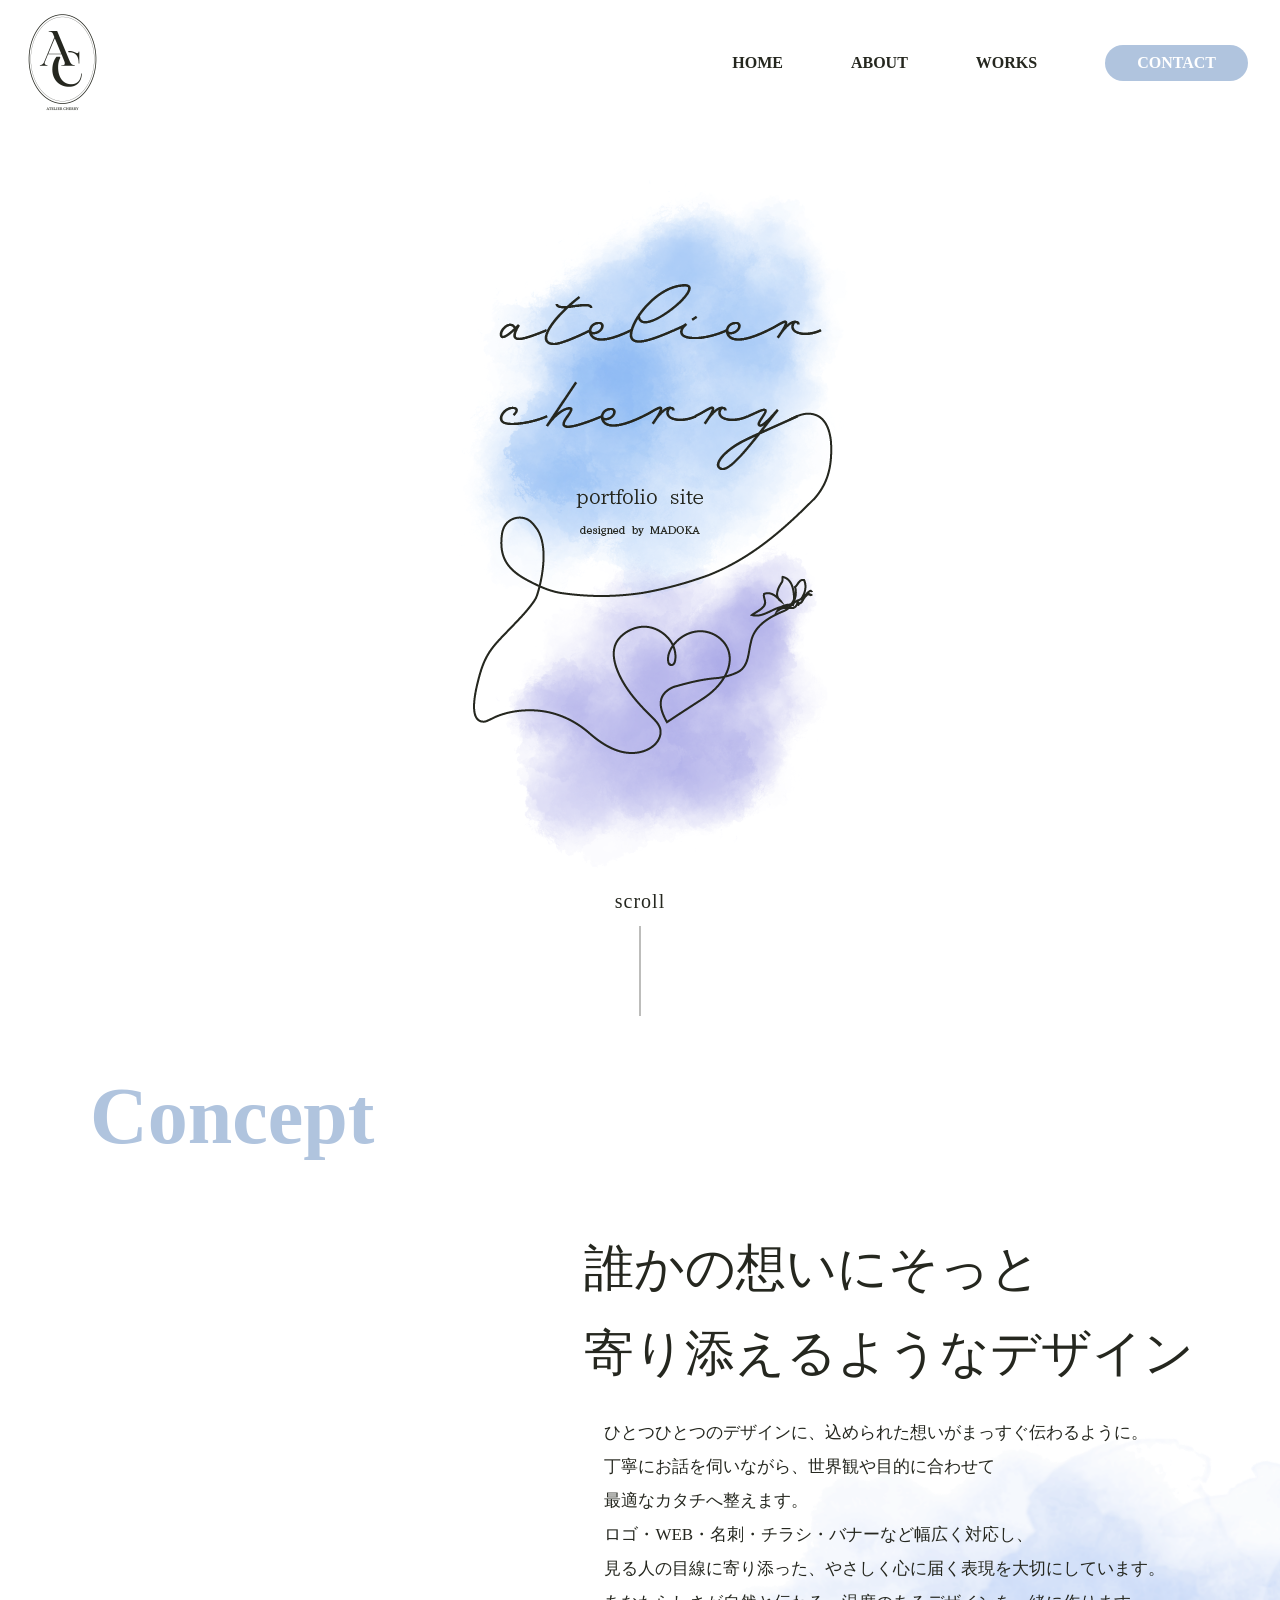
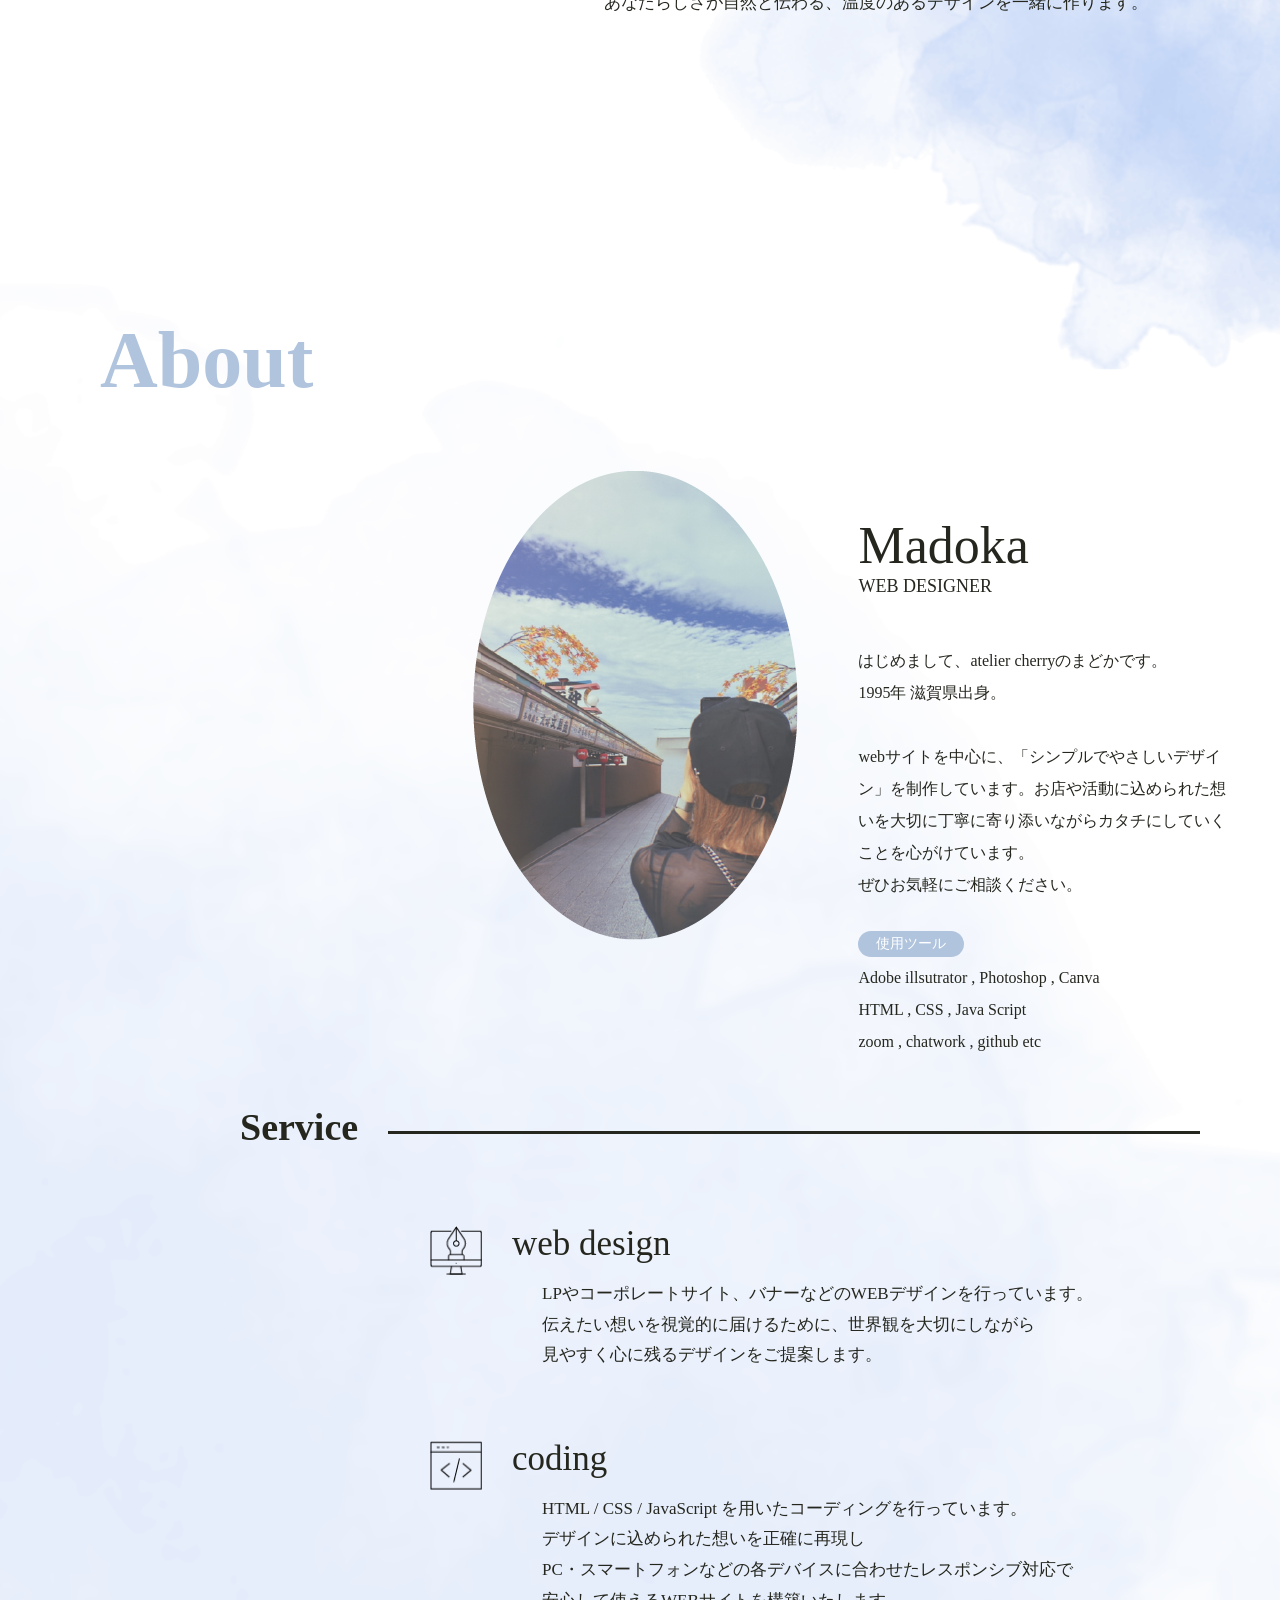
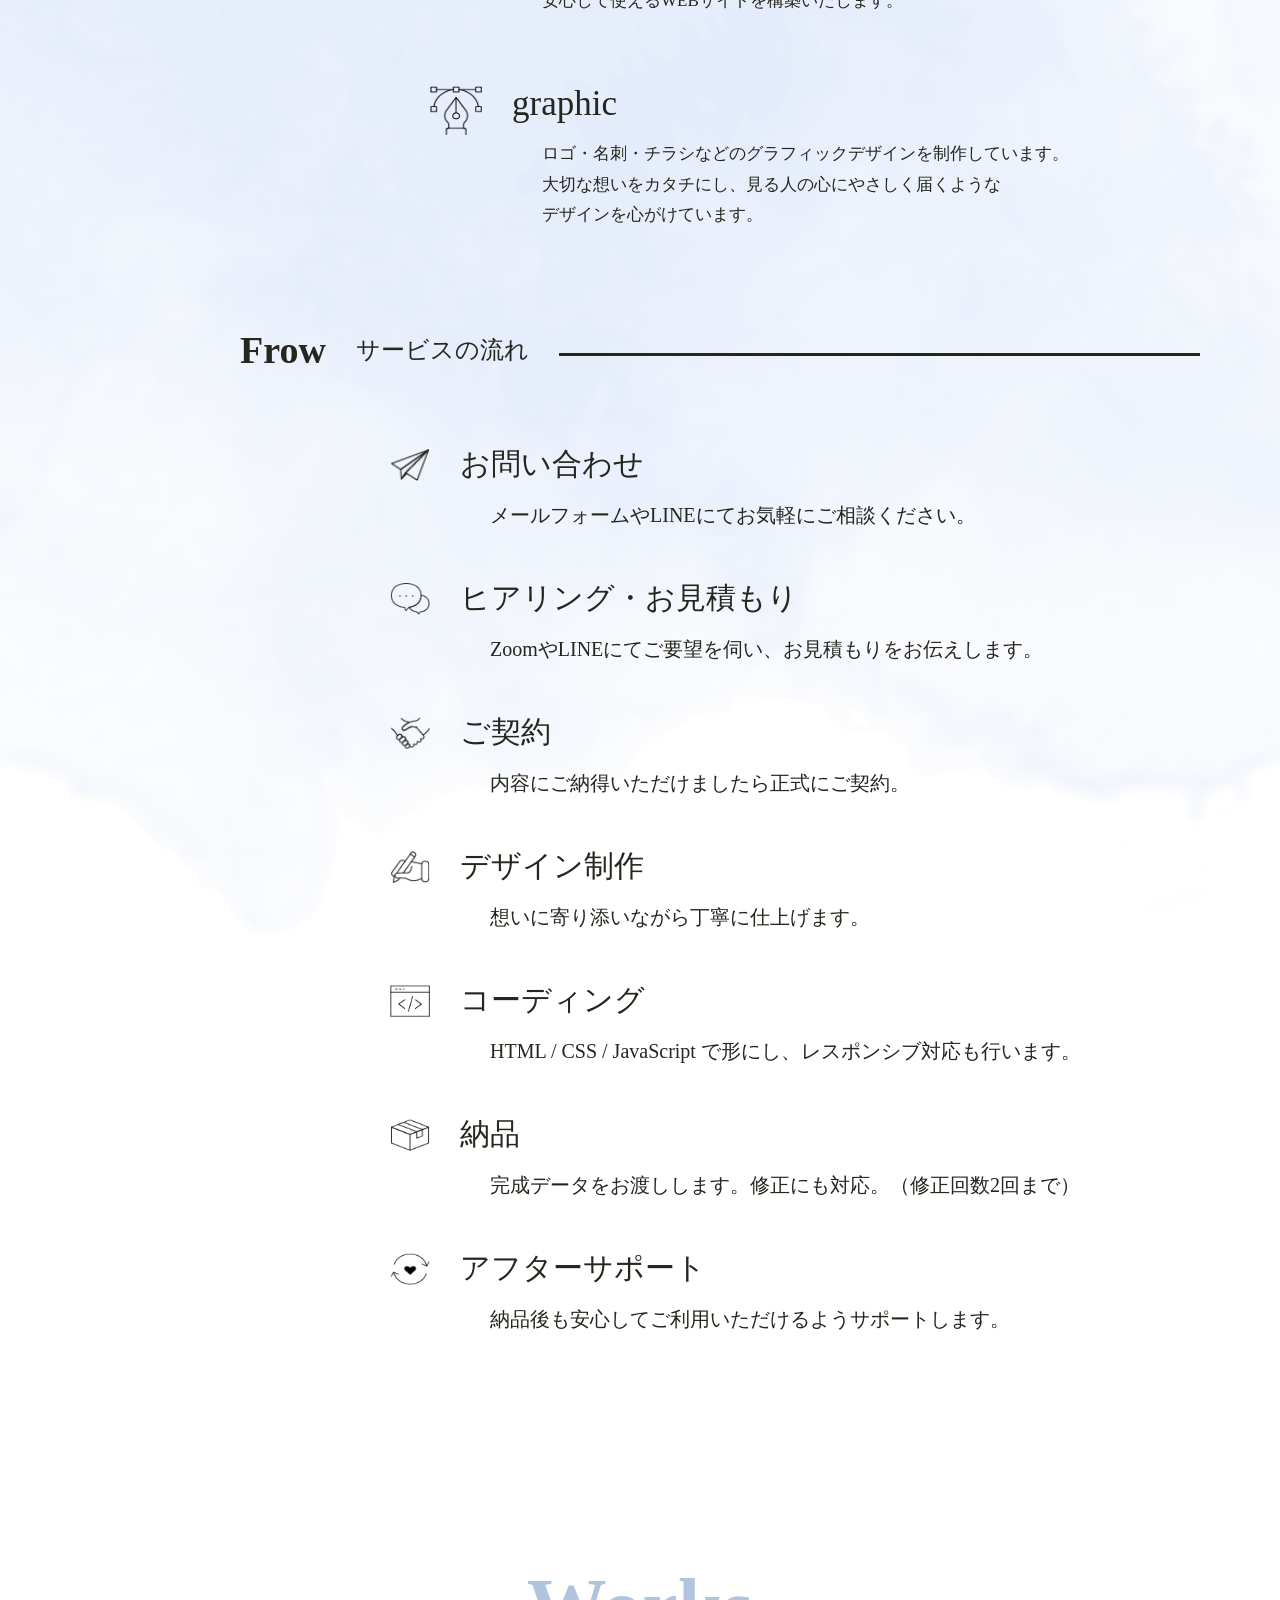
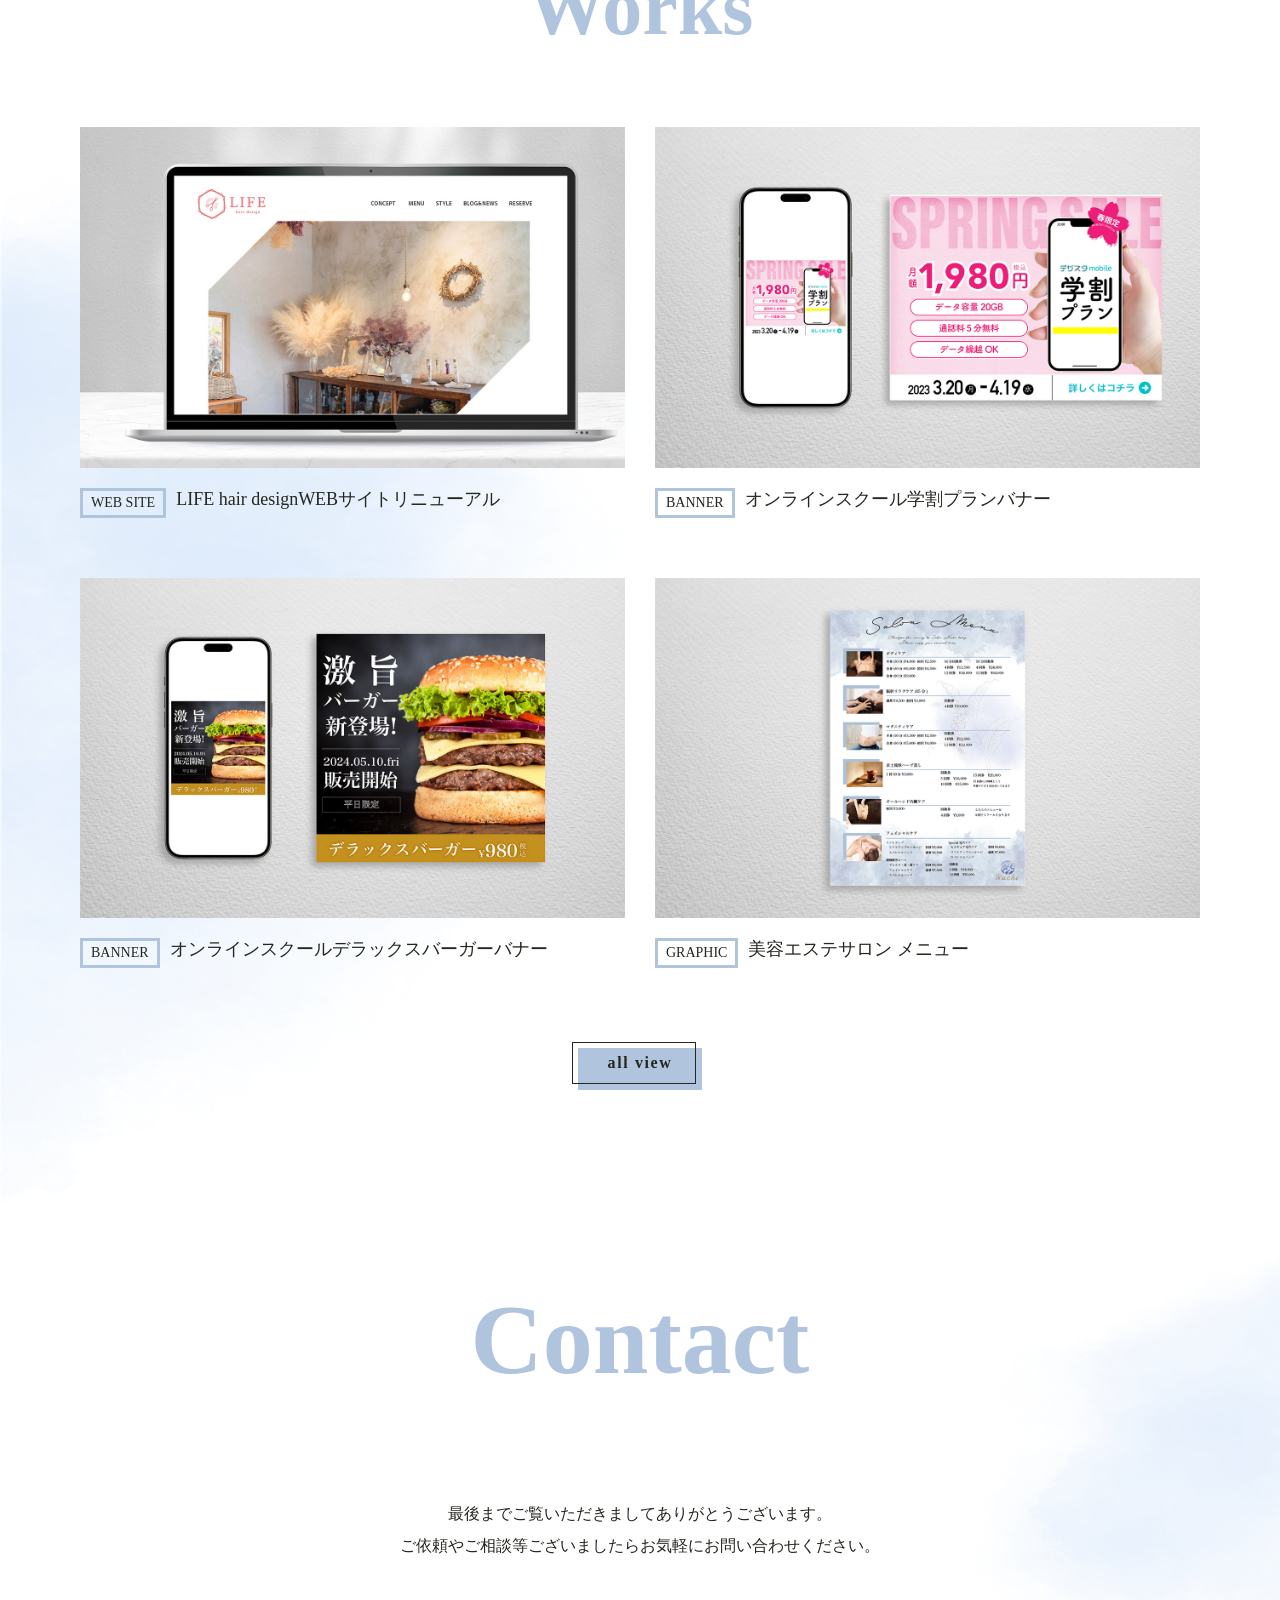
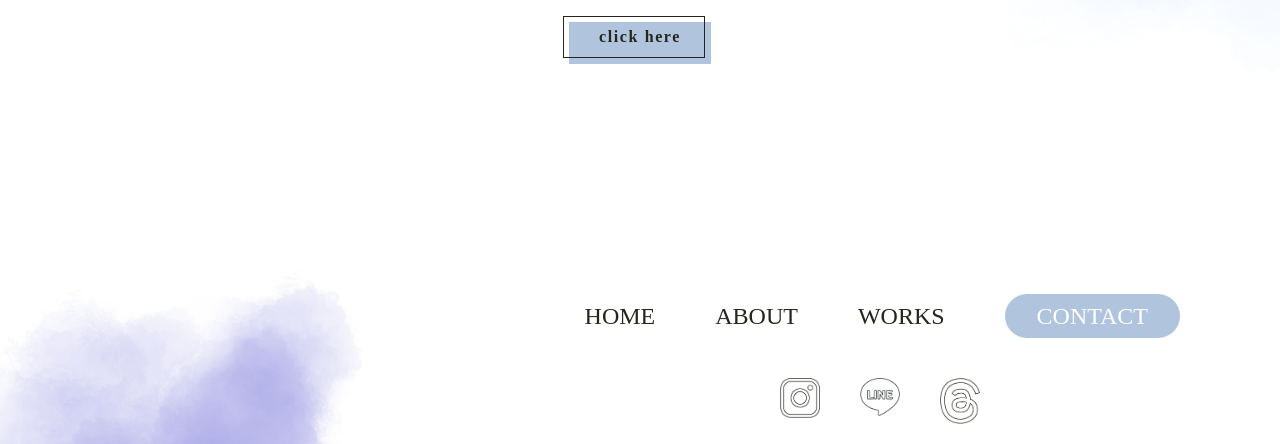
<file: index.html>
<!DOCTYPE html>
<html lang="ja">

<head>
    <meta charset="UTF-8">
    <meta name="viewport" content="width=device-width, initial-scale=1.0">
    <meta name="portfolio" content="ポートフォリオサイト">
    <script src="https://ajax.googleapis.com/ajax/libs/jquery/3.7.1/jquery.min.js"></script>
    <script src="JS/script.js"></script>
    <link rel="stylesheet" href="css/style.css">
    <title>atelier cherry portfolio by Madoka</title>
</head>

<body id="top">
    <!-- ヘッダー -->
    <header>
        <div class="header">
            <h1><a href="index.html">
                    <img src="image/logo.png" alt="atelier cherry portfolio by Madoka" class="logo">
                </a>
            </h1>
            <nav class="pc-nav">
                <ul>
                    <li><a href="#top">HOME</a></li>
                    <li><a href="#ABOUT">ABOUT</a></li>
                    <li><a href="worklist.html">WORKS</a></li>
                    <li><a href="contact.html" class="contact-btn">CONTACT</a></li>
                </ul>
            </nav>
        </div>

        <!-- スマホ版 -->
        <div class="hamburger"><span></span></div>
        <nav class="sp-nav">
            <a href="index.html">
                <img src="image/logo2.png" alt="atelier cherry portfolio by Madoka" class="ul_logo">
            </a>
            <div class="ul_logo_wrap">
                <ul>
                    <li><a href="#top">HOME</a></li>
                    <li><a href="#ABOUT">ABOUT</a></li>
                    <li><a href="worklist.html">WORKS</a></li>
                    <li><a href="contact.html">CONTACT</a></li>
                </ul>
                <div class="logo_wrap_hamburger">
                    <div class="instagram_logo_hamburger"><a href="https://www.instagram.com/atelier.cherry58/"><img
                                src="image/instagram2.png" alt="Instagramのアイコン"></a></div>
                    <div class="line_logo_hamburger"><a href="#"><img src="image/line2.png" alt="ラインのアイコン"></a></div>
                    <div class="threads_ligo_hamburgar"><a href="https://www.threads.com/@atelier.cherry58"><img
                                src="image/threads2.png" alt="スレッズのアイコン"></a></div>
                </div>
            </div>
        </nav>
    </header>

    <!-- メインビジュアル -->
    <section class="fv-section fadein">

        <div class="fv">
            <picture>
                <source srcset="image/spFV.png" media="(max-width: 767px)">
                <img src="image/pcFV.png" alt="atelier cherry designed by Madoka">
            </picture>
        </div>


        <!--  スクロール -->
        <div class="scroll-prompt">
            <p class="scroll-text">scroll</p>
        </div>
    </section>

    <!-- コンセプト -->
    <section class="concent-section fadein">
        <div class="concept-wrap">
            <h2 class="concept-title">Concept</h2>

            <div class="concept-text">
                <p class="concept-text1">誰かの想いにそっと<br>寄り添えるような<br class="sp-br">デザイン</p>
                <p class="concept-text2">ひとつひとつのデザインに、<br class="sp-br">込められた想いがまっすぐ伝わるように。<br>
                    丁寧にお話を伺いながら、<br class="sp-br">世界観や目的に合わせて<br>
                    最適なカタチへ整えます。<br>
                    ロゴ・WEB・名刺・チラシ・バナーなど<br class="sp-br">幅広く対応し、<br class="pc-br">
                    見る人の目線に寄り添った、<br class="sp-br">やさしく心に届く表現を大切にしています。<br>
                    あなたらしさが自然と伝わる、温度のある<br class="sp-br">デザインを一緒に作ります。
                </p>
            </div>
        </div>
    </section>

    <!-- アバウト -->
    <div class="about-background fadein">
        <section class="about-section" id="ABOUT">
            <div class="about-wrap">
                <h2 class="about-title">About</h2>

                <img src="image/picture.png" alt="自分の写真" class="about-img">

                <div class="about-text">
                    <p class="about-name">Madoka</p>
                    <p class="about-job">WEB DESIGNER</p>
                    <p class="about-desc">はじめまして、atelier cherryのまどかです。<br>
                        1995年 滋賀県出身。<br>
                        <br>
                        webサイトを中心に、「シンプルでやさしいデザイン」を制作しています。お店や活動に込められた想いを大切に丁寧に寄り添いながらカタチにしていくことを心がけています。<br>
                        ぜひお気軽にご相談ください。
                    </p>
                    <p class="about-tools-title">使用ツール</p>
                    <p class="about-tools">Adobe illsutrator , Photoshop , Canva<br>
                        HTML , CSS , Java Script<br>
                        zoom , chatwork , github etc
                    </p>
                </div>
            </div>
        </section>

        <!-- サービス -->
        <section class="service-section fadein">
            <div class="service-wrap">
                <div class="service-box">
                    <h3 class="service-title">Service</h3>
                    <div class="service-line"></div>
                </div>
            </div>

            <div class="service-items">

                <!-- webデザイン -->
                <div class="service-item">
                    <img src="image/webdesign.png" alt="webデザインアイコン">
                    <div class="service-content">
                        <p class="service-subtitle">web design</p>
                        <p class="service-text">LPやコーポレートサイト、バナーなどのWEBデザインを行っています。<br>
                            伝えたい想いを視覚的に届けるために、世界観を大切にしながら<br class="pc-br">
                            見やすく心に残るデザインをご提案します。
                        </p>
                    </div>
                </div>
            </div>

            <div class="service-items">
                <!-- コーディング -->
                <div class="service-item">
                    <img src="image/coding.png" alt="コーディングアイコン">
                    <div class="service-content">
                        <p class="service-subtitle">coding</p>
                        <p class="service-text">HTML / CSS / JavaScript を用いたコーディングを行っています。<br>
                            デザインに込められた想いを正確に再現し<br class="pc-br">
                            PC・スマートフォンなどの各デバイスに合わせたレスポンシブ対応で<br>
                            安心して使えるWEBサイトを構築いたします。
                        </p>
                    </div>
                </div>
            </div>

            <div class="service-items">
                <!-- グラフィック -->
                <div class="service-item">
                    <img src="image/graphic.png" alt="グラフィックアイコン">
                    <div class="service-content">
                        <p class="service-subtitle">graphic</p>
                        <p class="service-text">ロゴ・名刺・チラシなどのグラフィックデザインを制作しています。<br>
                            大切な想いをカタチにし、見る人の心にやさしく届くような<br class="pc-br">
                            デザインを心がけています。
                        </p>
                    </div>
                </div>
            </div>
        </section>

        <!-- サービスの流れ -->
        <section class="frow-section fadein">
            <div class="frow-wrap">
                <div class="frow-box">
                    <h3 class="frow-title">Frow</h3>
                    <p class="frow-jp">サービスの流れ</p>
                    <div class="frow-line-pc"></div>
                </div>
            </div>

            <div class="frow-items">

                <!-- お問い合せ -->
                <div class="frow-item">
                    <img src="image/contact.png" alt="問い合わせアイコン" class="frow-icon">
                    <div class="frow-content">
                        <p class="frow-subtitle">お問い合わせ</p>
                        <p class="frow-text">メールフォームやLINEにて<br class="sp-br">お気軽にご相談ください。</p>
                    </div>
                </div>
            </div>

            <div class="frow-items">

                <!-- ヒアリング -->
                <div class="frow-item">
                    <img src="image/hearing.png" alt="ヒアリングアイコン" class="frow-icon">
                    <div class="frow-content">
                        <p class="frow-subtitle">ヒアリング・お見積もり</p>
                        <p class="frow-text">ZoomやLINEにてご要望を伺い、<br class="sp-br">お見積もりをお伝えします。</p>
                    </div>
                </div>
            </div>

            <div class="frow-items">

                <!-- 契約 -->
                <div class="frow-item">
                    <img src="image/contract.png" alt="契約アイコン" class="frow-icon">
                    <div class="frow-content">
                        <p class="frow-subtitle">ご契約</p>
                        <p class="frow-text">内容にご納得いただけましたら正式にご契約。</p>
                    </div>
                </div>
            </div>

            <div class="frow-items">

                <!-- デザイン制作 -->
                <div class="frow-item">
                    <img src="image/production.png" alt="デザイン制作アイコン" class="frow-icon">
                    <div class="frow-content">
                        <p class="frow-subtitle">デザイン制作</p>
                        <p class="frow-text">想いに寄り添いながら丁寧に仕上げます。</p>
                    </div>
                </div>
            </div>

            <div class="frow-items">

                <!-- コーディング -->
                <div class="frow-item">
                    <img src="image/coding.png" alt="コーディングアイコン" class="frow-icon">
                    <div class="frow-content">
                        <p class="frow-subtitle">コーディング</p>
                        <p class="frow-text">HTML / CSS / JavaScript で形にし、<br class="sp-br">レスポンシブ対応も行います。</p>
                    </div>
                </div>
            </div>

            <div class="frow-items">

                <!-- 納品 -->
                <div class="frow-item">
                    <img src="image/delivery.png" alt="納品アイコン" class="frow-icon">
                    <div class="frow-content">
                        <p class="frow-subtitle">納品</p>
                        <p class="frow-text">完成データをお渡しします。<br class="sp-br">修正にも対応。（修正回数2回まで）</p>
                    </div>
                </div>
            </div>

            <div class="frow-items">

                <!-- アフターサポート -->
                <div class="frow-item">
                    <img src="image/aftersupport.png" alt="アフターサポートアイコン" class="frow-icon">
                    <div class="frow-content">
                        <p class="frow-subtitle">アフターサポート</p>
                        <p class="frow-text">納品後も安心してご利用いただけるよう<br class="sp-br">サポートします。</p>
                    </div>
                </div>
            </div>
        </section>
    </div>

    <!-- ワークス -->
    <section class="works-section fadein" id="WORKS">
        <h2 class="works-title">Works</h2>

        <div class="works-wrap">
            <div class="works-item">
                <a href="work2.html">
                    <img src="mock-up/hairsalon.jpg" alt="ヘアサロンサイト">
                </a>

                <div class="works-label">
                    <span class="works-label1">WEB SITE</span>
                    <span class="works-text">LIFE hair designWEBサイトリニューアル</span>
                </div>
            </div>

            <div class="works-item">
                <a href="work4.html">
                    <img src="mock-up/springsale.jpg" alt="桜バナー">
                </a>
                <div class="works-label">
                    <span class="works-label1">BANNER</span>
                    <span class="works-text">オンラインスクール学割プランバナー</span>
                </div>
            </div>

            <div class="works-item">
                <a href="work6.html">
                    <img src="mock-up/burger.jpg" alt="バーガーバナー">
                </a>
                <div class="works-label">
                    <span class="works-label1">BANNER</span>
                    <span class="works-text">オンラインスクールデラックスバーガーバナー</span>
                </div>
            </div>

            <div class="works-item">
                <a href="work10.html">
                    <img src="mock-up/salonmenu.jpg" alt="サロンメニュー">
                </a>
                <div class="works-label">
                    <span class="works-label1">GRAPHIC</span>
                    <span class="works-text">美容エステサロン メニュー</span>
                </div>
            </div>
        </div>

        <div class="works-btn-wrap">
            <a href="worklist.html" class="btn btn-border-shadow btn-border-shadow--color">all view</a>
        </div>
    </section>

    <!-- お問い合せ -->
    <section class="contact-section fadein" id="CONTACT">
        <div class="contact-wrap">
            <h2 class="contact-title">Contact</h2>

            <p class="contact-lead">最後までご覧いただきましてありがとうございます。<br>
                ご依頼やご相談等ございましたら<br class="sp-br">お気軽にお問い合わせください。</p>

            <div class="contact-btn-wrap">
                <a href="contact.html" class="btn btn-border-shadow btn-border-shadow--color">click here</a>
            </div>
        </div>
    </section>

    <!-- PCフッター -->
    <footer class="footer fade-bg">
        <div class="footer-wrap">
            <nav class="footer-nav">
                <ul>
                    <li><a href="index.html">HOME</a></li>
                    <li><a href="#ABOUT">ABOUT</a></li>
                    <li><a href="worklist.html">WORKS</a></li>
                    <li><a href="contact.html" class="contact-btn">CONTACT</a></li>
                </ul>
            </nav>

            <div class="footer-logo-wrap">
                <div class="instagram_logo"><a href="https://www.instagram.com/atelier.cherry58/" target="_blank"><img
                            src="image/instagram.png" alt="Instagramのアイコン"></a></div>
                <div class="line_logo"><a href="https://lin.ee/59D7wcf" target="_blank"><img src="image/line.png"
                            alt="ラインのアイコン"></a>
                </div>
                <div class="threads_ligo"><a href="https://www.threads.com/@atelier.cherry58" target="_blank"><img
                            src="image/threas.png" alt="スレッずのアイコン"></a></div>
            </div>

            <div class="footer-copy">
                <small class="footer-copy">&copy;2025ateliercherryportfolio</small>
            </div>
        </div>
    </footer>

</body>

</html>
</file>
<file: css/style.css>
@charset "utf-8";

/* リセット */
html,
body,
header,
footer,
main,
section,
h1,
h2,
h3,
ul,
li,
p,
dl,
dt,
dd {
    margin: 0;
    padding: 0;
    line-height: 1;
    color: #25271f;
    font-family: 'HannariMincho', 'IPA明朝', serif; /* フォントファイル名（HannariMincho）と代替フォント */;
    font-feature-settings: "palt";
}

a {
    /*下線を消す*/
    text-decoration: none;
    /*色を消す*/
    color: inherit;
    transition: 0.3s;
    cursor: pointer;
}

a:hover {
    opacity: 0.7;
}

img {
    max-width: 100%;
    vertical-align: bottom;
}

ul {
    /*左の「・」を消す*/
    list-style: none;
}

/* ヘッダー */
.header{
    display: flex;
    justify-content: space-between;
    align-items: center;
    /* padding: 10px; */
    position: fixed;
    top: 0;
    left: 0;
    width: 100%;
    z-index: 999;
    background-color: #fff;
}

.logo{
    width: 125px;
}

.sp-logo{
    display: none;
}

.pc-nav ul{
    display: flex;
    align-items: center;
    gap: 20px;
}

.pc-nav ul li a {
    font-size: 16px;
    text-align: center;
    font-weight: bold;
    text-decoration: none;
    margin-right: 48px;
}


.pc-nav ul li:last-child a {
    margin-right: 32px;
}

.contact-btn {
    display: inline-flex;
    justify-content: center;
    border-radius: 30px;
    background-color: #b0c4de;
    color: #fff;
    padding: 10px 32px;
    align-items: center;
    line-height: 1;
}
/* メインビジュアル */
.fv-section{
    max-width: 1200px;
    margin: 0 auto;
}

.fv {
    margin-top: 150px;
    text-align: center;
}

.hamburger {
    display: none;
}

.sp-nav {
    display: none;
}

/* スクロールバー */
.scroll-prompt {
    text-align: center;
}

.scroll-text {
    font-size: 20px;
    letter-spacing: 0.05em;
    position: relative;
    padding-bottom: 15px;
}

.scroll-text::after {
    content: "";
    position: absolute;
    top: 100%;
    left: 50%;
    transform: translateX(-50%);
    width: 1px;
    height: 90px;
    background-color: #25271f;
    opacity: 0.6;
    animation: scrolllineanim 2s ease-in-out infinite;
}

@keyframes scrolllineanim {
    0% {
        height: 0;
        opacity: 0;
    }

    50% {
        height: 90px;
        opacity: 0.6;
    }

    100% {
        height: 90px;
        opacity: 0;
    }
}

/* コンセプト */
.concent-section{
    position: relative;
}

.concept-wrap::before {
    content: "";
    position: absolute;
    background-image: url("../image/background1.png");
    background-size: contain;
    background-repeat: no-repeat;
    background-position: right;
    width: 100%;
    max-width: 1200px;
    height: 780px;
    top: 40%;
    right: 0;
    transform: translateX(0%);
    z-index: -1;
    opacity: 0.8;
}

.concept-wrap {
    display: flex;
    align-items: flex-start;
    gap: 60px;
    max-width: 1200px;
    margin: 0 auto;
    /* position: relative; */
    margin-top: 150px;
}

.concept-title {
    writing-mode: sideways-rl;
    font-size: 80px;
    color: #b0c4de;
    margin-left: 50px;
    /* position: absolute; */
}

.concept-text{
    position: relative;
    z-index: 1;
    /* margin: 0 auto; */
    margin-left: 150px;
}

.concept-text1 {
    font-size: 50px;
    margin-bottom: 10px;
    line-height: 1.7;
    margin-top: 150px;
}


.concept-text2 {
    line-height: 2;
    font-size: 17px;
    margin-left: 20px;
    margin-top: 20px;
}

.sp-br {
    display: none;
}

/* about */
.about-title{
    writing-mode: sideways-rl;
    font-size: 80px;
    color: #b0c4de;
    margin-top: 150px;
    margin-left: 60px;
}

.about-wrap {
    display: flex;
    align-items: flex-start;
    gap: 60px;
    max-width: 1200px;
    margin: 0 auto;
    /* padding: 0 40px; */
    margin-top: 150px;
    position: relative;
    margin-bottom: 30px;
}

.about-img {
    margin-top: 300px;
    max-width: 100%;
    margin-left: 100px;
}

.about-text {
    flex: 1;
}

.about-name {
    font-size: 52px;
    margin-bottom: 5px;
    margin-top: 350px;
}

.about-job {
    font-size: 18px;
    margin-bottom: 50px;
}

.about-desc {
    font-size: 16px;
    line-height: 2;
    margin-bottom: 30px;
    max-width: 100%;
}

.about-tools-title {
    font-size: 14px;
    background-color: #b0c4de;
    color: #fff;
    border-radius: 30px;
    padding: 6px 18px;
    margin-bottom: 5px;
    display: inline-block;
}

.about-tools {
    font-size: 16px;
    line-height: 2;
    margin-bottom: 10px;
}

/* サービス */
.about-background {
    position: relative;
}

.about-background::before{
    content: "";
    position: absolute;
    inset: 0;
    background-image: url("../image/background2.png");
    background-size: cover;
    background-repeat: no-repeat;
    background-position: center top;
    opacity: 0.7;
    z-index: -1;
}

.service-wrap {
    max-width: 1200px;
    margin: 0 auto;
    padding: 0 40px;
    margin-top: 40px;
}

.service-box {
    display: flex;
    gap: 30px;
    margin-bottom: 50px;
    align-items: center;
}

/* サービスタイトル */
.service-title {
    font-size: 38px;
    margin-left: 160px;
}

.service-line {
    flex: 1;
    height: 1px;
    border-top-style: solid;
    margin-top: 10px;
}

/* サービス一覧 */
.service-items {
    display: flex;
    flex-direction: column;
    gap: 70px;
}

.service-item {
    display: flex;
    align-items: flex-start;
    gap: 30px;
    margin-bottom: 30px;
    margin-top: 30px;
}

.service-content{
    display: flex;
    flex-direction: column;
    gap: 8px;
}

.service-item img {
    height: 49px;
    width: 52px;
    margin-left: 430px;
}

.service-subtitle {
    font-size: 35px;
    text-align: left;
}

.service-text {
    font-size: 17px;
    margin: 10px 30px;
    line-height: 1.8;
}

/* 流れ */
.frow-section{
    padding-bottom: 100px;
}

.frow-wrap {
    max-width: 1200px;
    margin: 0 auto;
    padding: 0 40px;
}

.frow-box {
    display: flex;
    align-items: center;
    gap: 30px;
    margin: 60px 0;
}

/* 流れタイトル */
.frow-title {
    font-size: 38px;
    margin-left: 160px;
}

.frow-jp {
    font-size: 24px;
}

.frow-line-pc {
    flex: 1;
    height: 1px;
    border-top-style: solid;
    margin-top: 10px;
}

.frow-line-sp {
    display: none;
}

/* 流れ一覧 */
.frow-items {
    display: flex;
    flex-direction: column;
    gap: 70px;
}

.frow-item {
    display: flex;
    align-items: flex-start;
    gap: 30px;
    margin-bottom: 20px;
    margin-top: 20px;
}

.frow-content{
    display: flex;
    flex-direction: column;
    gap: 8px;
}

.frow-icon {
    width: 40px;
    height: 32px;
    margin-left: 390px;
}

.frow-subtitle {
    font-size: 30px;
    text-align: left;
}

.frow-text {
    font-size: 20px;
    margin: 10px 30px;
    line-height: 1.8;
}

/* ワークス */
.works-section {
    padding: 100px 0;
}

.works-section::before{
    content: "";
    position: absolute;
    background-image: url("../image/background3.png");
    background-size: contain;
    background-repeat: no-repeat;
    width: 100%;
    height: 100%;
    z-index: -1;
    margin-top: 200px;
    top: 0;
    left: 0;
}

.works-title {
    font-size: 80px;
    color: #b0c4de;
    margin-bottom: 80px;
    text-align: center;
}

.works-wrap {
    max-width: 1200px;
    margin: 0 auto;
    padding: 0 40px;
    display: grid;
    grid-template-columns: repeat(2,1fr);
    gap: 60px 30px;
}

.works-item img {
    width: 100%;
}

.works-item{
    display: flex;
    flex-direction: column;
    gap: 20px;
}

.works-item img:hover{
    transform: translateY(-4px);
    transition: 0.3s ease;
    box-shadow: 0 6px 15px rgba(0, 0, 0, 0.15);
}

.works-label{
    display: flex;
    align-items: start;
    gap: 10px;
}

.works-label1 {
    font-size: 14px;
    padding: 5px 8px;
    display: inline-block;
    border: #b0c4de solid;
    white-space: nowrap;
}

.works-text {
    font-size: 18px;
    margin-top: -5px;
    line-height: 1.8;
}

.works-btn-wrap {
    margin-top: 80px;
    text-align: center;
}

/* ワーク一覧 */
.works {
    padding: 80px 0;
    text-align: center;
}

.works-title1 {
    font-size: 100px;
    margin-top: 60px;
    color: #b0c4de;
    margin-bottom: 60px;
}

.works-filter {
    display: flex;
    justify-content: center;
    gap: 30px;
    margin-bottom: 60px;
}

.filter-btn {
    padding: 8px 30px;
    border-radius: 999px;
    border: 2px solid #b0c4de;
    background: #fff;
    cursor: pointer;
    font-size: 18px;
    font-family:'HannariMincho', 'IPA明朝', serif; /* フォントファイル名（HannariMincho）と代替フォント */;
}

.filter-btn.is-active {
    background-color: #b0c4de;
    color: #fff;
    border-color: transparent;
}

/* 作品一覧レイアウト */
.works-list {
    max-width: 1200px;
    margin: 0 auto;
    display: grid;
    grid-template-columns: repeat(2,minmax(0,1fr));
    gap: 80px 60px;
    padding: 0 20px;
}


.work-item{
    display: flex;
    justify-content: flex-start;
}

.work-inner img {
    width: 100%;
    display: block;
    margin-bottom: 12px;
}

.work-inner {
    width: 90%;
    margin: 0 auto;
    text-align: left;
}

.work-tag{
    display: inline-block;
    font-size: 14px;
    border: 1px solid #b0c4de;
    padding: 3px 8px;
    color: #25271f;
    margin-bottom: 6px;
}

.work-title{
    font-size: 18px;
    color: #25271f;
    line-height: 1.6;
    display: inline-block;
    margin-top: 4px;
}

.work-title1{
    font-size: 18px;
    color: #25271f;
    line-height: 1.6;
    display: inline-block;
    margin-top: 4px;
    margin-left: 105px;
}

.is-hide {
    display: none;
}

.work-item img:hover{
    transform: translateY(-4px);
    transition: 0.3s ease;
    box-shadow: 0 6px 15px rgba(0, 0, 0, 0.15);
}



/* SVGボタン */
*,
*:before,
*:after {
    -webkit-box-sizing: inherit;
    box-sizing: inherit;
}

html {
    -webkit-box-sizing: border-box;
    box-sizing: border-box;
    font-size: 62.5%;
}

/* 背景用*/
.btn,
a.btn,
button.btn {
    font-size: 1.6rem;
    font-weight: 700;
    line-height: 1.5;
    position: relative;
    display: inline-block;
    padding: 1rem 4rem;
    cursor: pointer;
    -webkit-user-select: none;
    -moz-user-select: none;
    -ms-user-select: none;
    user-select: none;
    -webkit-transition: all 0.3s;
    transition: all 0.3s;
    text-align: center;
    vertical-align: middle;
    text-decoration: none;
    letter-spacing: 0.1em;
    color: #25271f;
    border-radius: 0.5rem;
}

a.btn-border-shadow {
    padding: calc(1.5rem - 12px) 3rem 1.5rem;
    background: #fff;
}

a.btn-border-shadow:before {
    position: absolute;
    top: -6px;
    left: -6px;
    width: 100%;
    height: 100%;
    content: "";
    -webkit-transition: all 0.3s ease;
    transition: all 0.3s ease;
    border: 1px solid #25271f;
    border-radius: 0.5rem;
}

a.btn-border-shadow:hover {
    padding: calc(1.5rem - 6px) 3rem;
}

a.btn-border-shadow:hover:before {
    top: 0;
    left: 0;
}

a.btn-border-shadow--color {
    border-radius: 0;
    background: #b0c4de;
}

a.btn-border-shadow--color:before {
    border-radius: 0;
}

/* コンタクト */
.contact-section {
    position: relative;
    padding: 100px 0 50px;
    overflow: hidden;
    text-align: center;
    margin: 0 auto;
}

.contact-section::before {
    content: "";
    position: absolute;
    inset: 0;
    background-image: url("../image/background4.png");
    background-repeat: no-repeat;
    background-position: right;
    background-size: contain;
    opacity: 0.6;
    z-index: -1;
}

.contact-wrap {
    max-width: 1200px;
    margin: 0 auto;
    padding: 0 40px;
}

.contact-title {
    font-size: 80px;
    color: #b0c4de;
    padding-bottom: 8px;
    margin-bottom: 80px;
}

.contact-lead {
    font-size: 16px;
    line-height: 2;
}

.contact-btn-wrap {
    margin-top: 60px;
}


/* フッター */
.footer {
    padding: 180px 0 100px;
    background-image: url("../image/footer.png");
    background-repeat: no-repeat;
    background-position: left bottom;
    background-size: inherit;
}

.footer-wrap {
    max-width: 100%;
} 

.footer-nav {
    padding-right: 100px;
}

.footer-nav ul{
    display: flex;
    justify-content: flex-end;
    gap: 60px;
    font-size: 24px;
    align-items: center;
}

.footer-logo-wrap{
    padding-right: 300px;
    gap: 40px;
    display: flex;
    justify-content: flex-end;
    margin-top: 40px;
}

.instagram_logo img{
    width: 40px;
}

.line_logo img{
    width: 40px;
}

.threads_ligo img{
    width: 40px;
}

.footer-copy {
    font-size: 15px;
    margin-top: 40px;
    align-self: center;
    text-align: right;
    padding-right: 150px;
}

/* コンタクトページ */
.contact2 {
    padding: 80px 20px;
    margin-top: 100px;
    background: url(../pc版PNG/問い合わせ背景.png);
    background-repeat: no-repeat;
    background-size: contain;
    background-position: center;
    z-index: -1;

}

.contact-inner {
    max-width: 1200px;
    margin: 0 auto;
    text-align: center;
}

.contact-title {
    font-size: 100px;
    margin-bottom: 100px;
    color: #b0c4de;
}

.contact-lead2 {
    font-size: 16px;
    line-height: 1.8;
    margin-bottom: 100px;
}

.contact-form {
    max-width: 650px;
    margin: 0 auto;
    text-align: left;
}

.contact-form dl {
    margin: 0 auto;
}

.form-row {
    display: flex;
    flex-wrap: wrap;
    gap: 10px;
    margin-bottom: 32px;
}

.form-row dt {
    width: 25%;
    font-size: 12px;
    text-align: left;
    /* display: flex;
    align-items: center; */
}

.form-row dd {
    width: calc(75% - 16%);
}

.required {
    font-size: 12px;
    color: #25271f;
}

.contact-form input,
.contact-form textarea {
    width: 100%;
    padding: 12px 16px;
    border-radius: 25px;
    border: 1px solid #25271f;
    font-size: 14px;
    box-sizing: border-box;
}

.contact-form textarea {
    border-radius: 20px;
    min-height: 220px;
    resize: vertical;
}

/* 送信ボタン */
.form-btn-wrap {
    margin-top: 80px;
    width: 100%;
    display: flex;
    justify-content: center;
}

/* contactページの送信ボタン（click here風デザイン） */
.contact-form .contact-submit {
    display: inline-block;
    width: auto;               
    padding: 12px 48px;
    font-size: 16px;
    background: #b0c4de;       
    color: #25271f;
    border: 1px solid #25271f ; 
    border-radius: 0;          
    text-align: center;
    cursor: pointer;
    text-transform: lowercase;
    position: relative;
    font-family: 'HannariMincho', 'IPA明朝', serif;
}



/* 制作物詳細 */
.detail-tg{
    background-image: url("../image/works1.png");
    background-repeat: no-repeat;
    background-size: contain;
    background-position: left;
    min-height: 300px;
}

/* 制作物がサイトのもの */
.full-mockup {
    display: flex;
    justify-content: center;
    margin: 0 auto;
    max-width: 1000px;
    gap: 40px;
    margin-top: 60px;
}

.pc{
    max-width: 60%;
}

.pc img {
    max-width: 70%;
    vertical-align: bottom;
    border: none;

}

.sp {
    max-width:  20%;
}

.sp img {
    max-width: 75%;
    vertical-align: bottom;
    border: none;
}


/* スクロール不要な制作物 */
.work-detail-visual {
    padding: 40px 40px 30px;
    text-align: center;
    margin-bottom: 40px;
}

.work-detail-visual img{
    width: 80%;
    max-width: 900px;
    display: inline-block;
}

.work-detail-heading{
    text-align: center;
    font-size: 32px;
    line-height: 2;
    margin: 100px auto 60px;
    letter-spacing: 0.09em;
}

.work-detail-table {
    width: 80%;
    margin: 0 auto ;
    border-collapse: collapse;
    font-size: 16px;
    line-height: 2;
}

.work-detail-table tr:first-child th,
.work-detail-table tr:first-child td {
    border-top: 1px solid #25271f;
}

.work-detail-table th,
.work-detail-table td{
    padding: 20px 10px;
    border-bottom: 1px solid #25271f;
}

.work-detail-table th {
    width: 24%;
    text-align: left;
    font-size: 16px;
}

.work-detail-table td {
    font-size: 14px;
}


/* レスポンシブ対応 */
@media screen and (max-width:1100px) {
    /* .header{
        z-index: -1;
    } */
    .logo{
        width: 85px;
        margin: 10px;
    }

    .pc-nav {
        display: none;
    }

    /* ヘッダー */
    .hamburger{
        display: block;
        height: 33px;
        cursor: pointer;
        z-index: 10001;
        position: fixed;
        right: 30px;
        top: 32px;
    }

    .logo_hamburger {
        width: 46px;
        top: 30px;
        left: 30px;
        position: absolute;
    }

    .logo_hamburger img {
        top: 0;
    }

    .hamburger span {
        display: block;
        width: 34px;
        /* height: 2px; */
        background-color: #b0c4de;
        position: relative;
        top: 10px;
    }

    .hamburger span::before,
    .hamburger span::after{
        content: '';
        display: block;
        width: 34px;
        height: 2px;
        background: #b0c4de;
        position: absolute;
    }

    .hamburger span::before {
        bottom: 5px;
    }

    .hamburger span::after{
        top: 5px;
    }

    .open span {
        background: transparent;
    }

    .hamburger.open span::before,
    .hamburger.open span::after {
        background: #fff;   /* ← ここで白に */
    }
    
    .open span::before{
        bottom: 0px;
        transform: rotate(45deg);
        /* background-color: #fff;
        z-index: 1003; */
    }

    .open span::after{
        top: 0px;
        transform: rotate(135deg);
    }
    
    .sp-nav {
        position: fixed;
        top: 0;
        left: 0;
        height: 100vh;
        width: 100%;
        background: #b0c4de;
        z-index: 1000;
    }

    .ul_logo_wrap {
        justify-content: center;
        display: flex;
        flex-direction: column;
        margin-top: 50px;
    }

    .ul_logo {
        width: 85px;
        margin: 10px;
    }

    .sp-nav ul{
        flex-direction: column;
    }

    .sp-nav ul li a {
        color: #fff;
        text-align: center;
        padding: 40px 0;
        display: block;
        font-family: 'HannariMincho', 'IPA明朝', serif; /* フォントファイル名（HannariMincho）と代替フォント */;
        font-size: 20px;
    }

    .logo_wrap_hamburger{
        display: flex;
        margin: 0 auto;
        gap: 20px;
        justify-content: space-between;
        padding-top: 40px;
    }

    .instagram_logo_hamburger img{
        width: 35px;
    }

    .line_logo_hamburger img{
        width: 35px;
    }

    .threads_ligo_hamburgar img{
        width: 35px;
    }

}


@media screen and (max-width:767px) {
    /* ファーストビュー */

    .scroll-prompt {
        display: none;
    }

    .fv{
        max-width: 100%;
        display: block;
        margin: 64px auto 0;
    }
    /* コンセプト */
    .concent-section{
        padding: 0;
    }

    .concept-wrap {
        max-width: 100%;
        width: 100%;
        margin: 80px 0 0;
        flex-direction: column;
        /* align-items: center; */
        gap: 24px;
        padding: 0;
    }

    .concept-title{
        font-size: 48px;
        margin-top: 25px;
    }

    .concept-text1 {
        max-width: 100%;
        /* position: static; */
        margin: 0 ;
        font-size: 32px;
        letter-spacing: 0.2em;
        text-align: left;
    }

    .concept-text2 {
        font-size: 16px;
    }

    .pc-br {
        display: none;
    }

    .sp-br {
        display: block;
    }

    .concept-text {
        margin: 0;
        padding: 10px;
        margin: 0 auto;
        margin-top: 10px;
    }

   /* 🎨 背景に水彩を配置（背景用pngを使う） */
    .concent-section::after {
    content: "";
    position: absolute;
    bottom: 0;
    right: 0;
    width: 180px;
    height: 180px;
    background: url("../image/background1.png") no-repeat;
    background-size: contain;
    opacity: 0.35;
    pointer-events: none;    /* クリックやスクロールに干渉しない */
    }

    /* 自己紹介 */
    .about-wrap {
        max-width: 360px;
        margin: 0 auto;
        display: block;
    }
    .about-title {
        font-size: 48px;
    }

    .about-img {
        margin: 0 auto;
        margin: 20px;
        padding: 20px;
    }

    .about-name {
        margin: 0;
        padding: 10px 15px;
        font-size: 48px;
    }

    .about-job {
        margin-bottom: 30px;
        padding: 10px 15px;
    }

    .about-desc {
        padding:10px 15px;
        font-size: 15px;
    }

    .about-tools-title {
        margin-left: 15px;
    }

    /* サービス */
    .about-tools {
        font-size: 15px;
        padding: 10px 15px;
    }

    .service-wrap {
        max-width: 100%;
        padding: 0;
    }

    .service-box {
        gap: 15px;
        margin-bottom: 20px;
    }

    .service-title {
        margin: 0;
        padding-left: 15px;
    }

    .service-line {
        width: 100%;
        margin-right: 10px;
    }

    .service-item {
        margin: 15px 0;
    }

    .service-item img {
        margin: 10px;
        height: 40px;
        width: 40px;
    }

    .service-subtitle {
        font-size: 30px;
    }

    .service-text {
        font-size: 14px;
        margin: 10px ;
    }

    /* サービスの流れ */
    .frow-section {
        padding-bottom: 30px;
    }

    .frow-wrap {
        max-width: 100%;
        margin: 0;
        padding-left: 15px;
    }

    .frow-head{
        display: block;
    }

    .frow-box {
        margin: 20px 0;
        display: flex;
        gap: 10px;
    }

    .frow-title {
        margin: 0;
    }

    .frow-jp {
        font-size: 16px;
        margin-top: 5px;
    }

    .frow-items{
        margin: 10px 0;
    }

    .frow-item {
        gap: 15px;
        margin: 0;
    }

    .frow-icon {
        width: 30px;
        height: 30px;
        margin: 10px;
    }

    .frow-content {
        margin: 10px;
    }

    .frow-subtitle {
        font-size: 20px;
    }

    .frow-text {
        font-size: 12px;
        margin: 0;
    }

    .frow-line-pc {
        display: flex;
    }

    /* ワークス */
    .works-section {
        padding: 50px 5px;
    }

    .works-title {
        font-size: 48px;
        margin-bottom: 40px;
    }

    .works-wrap {
        max-width: 100%;
        display: block;
    }

    .works-item{
        gap: 10px;
        margin-bottom: 15px;
    }


    .works-item img {
        max-width: 100%;
    }

    .works-label{
        display: block;
    }
    .works-label1 {
        font-size: 12px;
        padding: 5px;
        border: #b0c4de solid 1px;
    }

    .works-text {
        font-size: 14px;
        display: block;
        margin-top: 5px;
    }

    .works-btn-wrap {
        margin-top: 50px;
    }

    .svg-btn-pc {
        border: outset #b0c4de;
    }

    /* コンタクト */
    .contact-wrap{
        max-width: 100%;
        padding: 10px;
    }

    .contact-title {
        font-size: 48px;
        margin-bottom: 50px;
    }

    .contact-lead {
        font-size: 14px;
    }

    /* フッター */
    .footer {
        padding: 150px 0 100px;
    }
    .footer-wrap{
        margin-bottom: 100px;
    }
    .footer-nav{
        padding: 0;
    }

    .footer-nav ul {
        display: flex;
        flex-direction: column;
    }

    .footer-logo-wrap {
        padding: 0;
        justify-content: center;
        gap: 35px;
        margin-top: 100px;
    }

    .footer-copy {
        font-size: 12px;
        text-align: center;
        padding: 0;
        margin-top: 60px;
    }

    /* フッターナビボタン */
    .contact-btn-sp {
        display: inline-block;
        padding: 10px 40px;
        border-radius: 999px;
        background-color: #b0c4de;
        color: #fff;
        text-align: center;
        letter-spacing: 0.15em;
    }




    /* ワーク一覧 */
    .works {
        padding: 0;
    }

    .works-title1 {
        font-size: 48px;
        margin: 50px;
        margin-top: 150px;
    }

    .works-filter {
        gap: 15px;
        max-width: 100%;
        margin-bottom: 45px;
    }

    .filter-btn {
        max-width: 100%;
        font-size: 10px;
        padding: 8px 15px;
    }

    .works-list {
        max-width: 100%;
        display: block;
    }

    .work-item {
        margin-bottom: 25px;
    }

    .work-tag {
        font-size: 12px;
    }

    .work-title {
        font-size: 14px;
        display: block;
    }

    .work-title1{
        font-size: 14px;
        margin: 0;
    }

    /* ワーク詳細 */
    .work-detail-visual {
        padding: 0;
        max-width: 100%;
        margin-bottom: 20px;
    }

    .work-detail-heading {
        font-size: 18px;
        margin: 50px auto 30px;
    }

    .work-detail-table th {
        font-size: 12px;
    }

    .work-detail-table td {
        font-size: 14px;
    }

    .full-mockup {
        max-width: 100%;
        gap: 15px;
        margin-top: 40px;
        padding: 10px;
    }
    
    /* お問い合せ */
    .contact-inner {
        max-width: 100%;
    }

    .contact-lead2 {
        font-size: 12px;
        margin-bottom: 50px;
    }
    .contact-form {
        max-width: 100%;
    }

    .contact-form input,
    .contact-form textarea {
        font-size: 16px;
    }

    .form-row {
        display: block;
    }

    .form-row dt {
        display: flex;
        gap: 10px;
        width: auto;
        margin-bottom: 10px;
        font-size: 14px;
    }
    
    .form-row dd{
        width: calc(100%);
    }

    .form-btn-wrap {
        margin-top: 40px;
    }

    .form-btn-pc {
        border: outset #b0c4de;
    }

    .contact-form textarea{
        min-height: auto;
    }
}



/* アニメーション */
.fadein {
    opacity: 0;
    transform: translateY(30px);
    transition: opacity 1.6s ease-out,transform 1.6s ease-out;
}

.fadein.show{
    opacity: 1;
    transform: translateY(0);
}

/* フッターアニメーション */
.fade-bg {
    opacity: 0;
    transform: translateY(30px);
    transition: opacity 1.8s ease, transform 1.2s ease;
}

.fade-bg.show{
    opacity: 1;
    transform: translateY(0);
}
</file>
